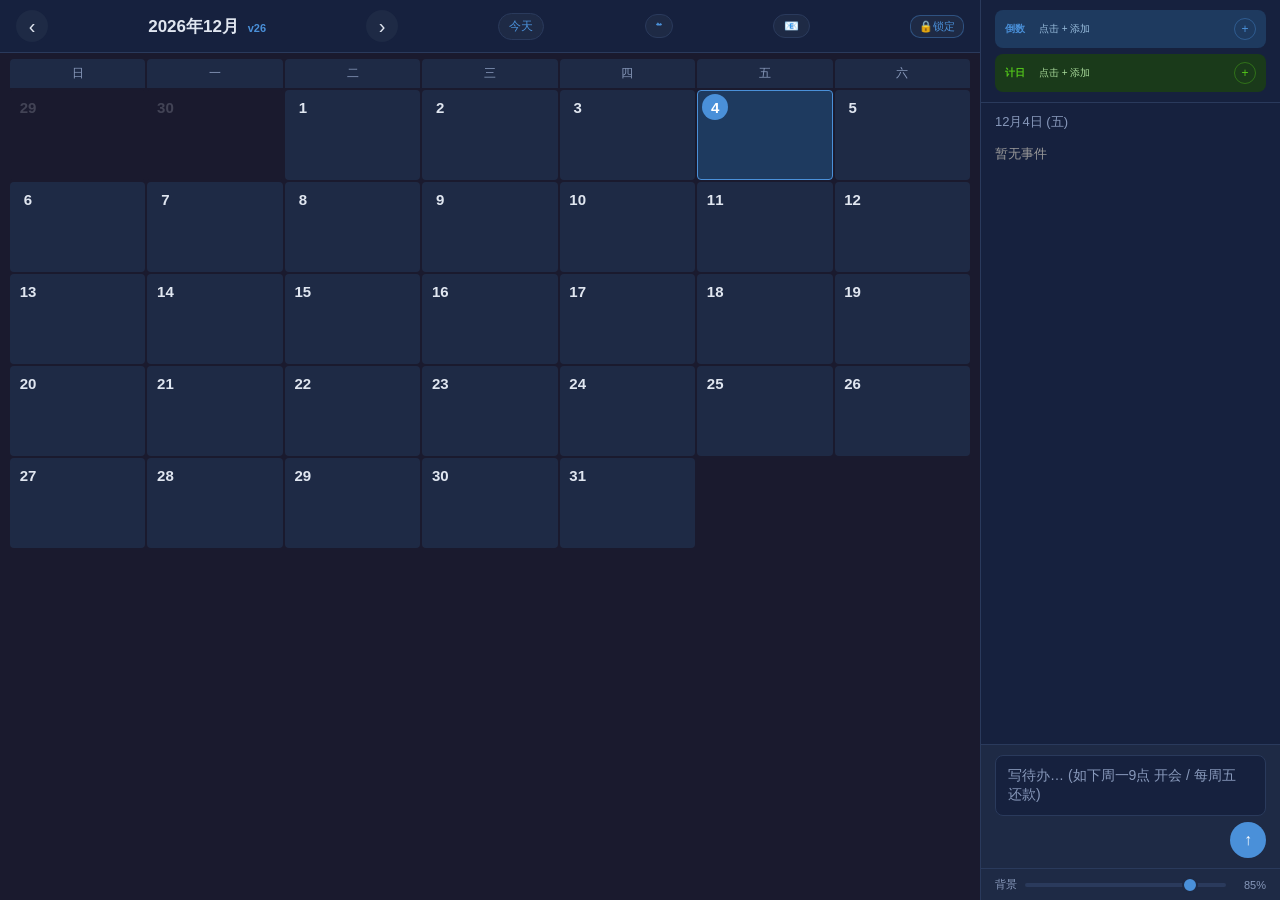
<file: index.html>
<!DOCTYPE html>
<html lang="zh-CN">
<head>
<meta charset="UTF-8">
<meta name="viewport" content="width=device-width,initial-scale=1,viewport-fit=cover,user-scalable=no">
<meta name="theme-color" content="#1a1a2e">
<meta name="apple-mobile-web-app-capable" content="yes">
<meta name="apple-mobile-web-app-status-bar-style" content="default">
<meta name="apple-mobile-web-app-title" content="菜花日历">
<link rel="apple-touch-icon" href="icon-192.png">
<link rel="manifest" href="manifest.json">
<script src="https://alcdn.msauth.net/browser/2.28.3/js/msal-browser.min.js"></script>
<title>菜花日历</title>
<style>
:root{
  --bg-primary:#1a1a2e;--bg-secondary:#16213e;--bg-card:#1e2a45;--bg-hover:#253555;
  --bg-input:#16213e;--border-color:#2a3a5c;--text-primary:#e0e6f0;--text-secondary:#8899bb;
  --accent:#4A90D9;--accent-bg:#1e3a5f;--green:#52C41A;--green-bg:#1a3a1a;
  --yellow:#FAAD14;--yellow-bg:#3a3010;--red:#FF4D4F;--red-bg:#3a1a1a;
  --dialog-bg:#1e2a45;--toast-bg:rgba(0,0,0,.85);
}
*{margin:0;padding:0;box-sizing:border-box}
html,body{height:100%;width:100%;overflow:hidden}
body{font-family:-apple-system,BlinkMacSystemFont,"PingFang SC","Microsoft YaHei",sans-serif;background:var(--bg-primary);color:var(--text-primary);display:flex!important;flex-direction:row!important;height:100vh;width:100vw;overflow:hidden}
/* ===== 左侧：日历区域 ===== */
.left-panel{flex:1 1 0%!important;min-width:0;overflow-y:auto;display:flex;flex-direction:column;background:var(--bg-primary);height:100vh}
/* ===== 右侧：功能面板 ===== */
.right-panel{width:300px;min-width:300px;max-width:320px;flex-shrink:0;background:var(--bg-secondary);border-left:1px solid var(--border-color);display:flex!important;flex-direction:column;overflow-y:auto;height:100vh}
/* 顶部导航栏 */
.csec{background:var(--bg-secondary);border-bottom:1px solid var(--border-color);flex-shrink:0}
.cnav{display:flex;align-items:center;justify-content:space-between;padding:10px 16px}
.cnb{width:32px;height:32px;border:none;background:var(--bg-card);border-radius:50%;font-size:20px;cursor:pointer;color:var(--text-primary)}
.cnb:hover{background:var(--bg-hover)}
.cttl{font-size:17px;font-weight:600}
.cttl span{color:var(--accent);font-size:11px;margin-left:4px}
.ctoday{font-size:12px;padding:4px 10px;border:1px solid var(--border-color);background:var(--bg-card);border-radius:14px;cursor:pointer;color:var(--accent)}
.ctoday:hover{background:var(--bg-hover)}

/* ===== 日历网格 ===== */
.cal-area{flex:1;overflow-y:auto;padding:6px 10px}
.cgrid{display:grid;grid-template-columns:repeat(7,1fr);gap:2px}
.chdr{text-align:center;font-size:12px;color:var(--text-secondary);padding:6px 0;font-weight:500;background:var(--bg-card);border-radius:4px 4px 0 0}
.ccell{min-height:90px;display:flex;flex-direction:column;padding:3px 4px;cursor:pointer;border-radius:4px;transition:background .15s;background:var(--bg-card);border:1px solid transparent}
.ccell:hover{background:var(--bg-hover);border-color:var(--border-color)}
.ccell:active{background:var(--accent-bg)}
.ccell.dim{opacity:.2;pointer-events:none;background:var(--bg-primary)}
.ccell.sel{background:var(--accent-bg);border-color:var(--accent)}
.cdnum{font-size:15px;font-weight:600;width:26px;height:26px;display:flex;align-items:center;justify-content:center;border-radius:50%;flex-shrink:0}
.ccell.today .cdnum{background:var(--accent);color:#fff;font-weight:700}
.ccell.sel .cdnum{background:var(--accent);color:#fff}
.cevts{flex:1;margin-top:2px;overflow:hidden;display:flex;flex-direction:column;gap:1px}
.cevt-text{font-size:11px;line-height:1.35;padding:1px 4px;border-radius:3px;white-space:nowrap;overflow:hidden;text-overflow:ellipsis;cursor:pointer;display:flex;align-items:center;gap:3px}
.cevt-text:active{opacity:.7}
.cevt-text .dot{width:6px;height:6px;border-radius:50%;flex-shrink:0}
.cmore{font-size:10px;color:var(--accent);font-weight:600;text-align:center;padding:1px 0;cursor:pointer}

/* ===== 事件完成状态 ===== */
.eitem .chk{width:16px;height:16px;border:1.5px solid var(--border-color);border-radius:4px;flex-shrink:0;cursor:pointer;display:flex;align-items:center;justify-content:center;font-size:10px;color:transparent;transition:all .15s;margin-top:2px;background:transparent}
.eitem .chk:hover{border-color:var(--accent)}
.eitem .chk.on{background:var(--accent);border-color:var(--accent);color:#fff}
.eitem.done .txt{text-decoration:line-through;opacity:.45}
.eitem.done .bar{opacity:.3}
.eitem.done .tm,.eitem.done .rec{opacity:.4}
/* 日历格子内事件完成状态 */
.cevt-text .chk{width:10px;height:10px;border:1px solid rgba(255,255,255,.25);border-radius:2px;flex-shrink:0;cursor:pointer;display:flex;align-items:center;justify-content:center;font-size:6px;color:transparent;margin-right:1px}
.cevt-text.done{text-decoration:line-through;opacity:.45}
.cevt-text.done .chk.on{background:var(--accent);border-color:var(--accent);color:#fff;opacity:.8}

/* ===== 拖拽样式 ===== */
.ccell.drag-over{background:rgba(74,144,217,.2)!important;border-color:var(--accent)!important;border-style:dashed!important}
.cevt-text[draggable=true]{cursor:grab}
.cevt-text[draggable=true]:active{cursor:grabbing;opacity:.7}

/* ===== 锁定按钮 ===== */
.lock-btn{font-size:11px;padding:3px 8px;border:1px solid var(--border-color);background:var(--bg-card);border-radius:10px;cursor:pointer;color:var(--text-secondary);white-space:nowrap;transition:all .2s}
.lock-btn:hover{background:var(--bg-hover)}
.lock-btn.locked{border-color:rgba(74,144,217,.4);color:var(--accent)}
.lock-btn.unlocking{border-color:var(--green);color:var(--green);animation:pulse-lock 1.5s infinite}
@keyframes pulse-lock{0%,100%{opacity:1}50%{opacity:.6}}

/* ===== 右侧面板组件 ===== */
.rp-section{padding:10px 14px;border-bottom:1px solid var(--border-color);flex-shrink:0}
.countdown-bar{display:flex;align-items:center;padding:6px 0;gap:6px;background:var(--accent-bg);border-radius:8px;padding:8px 10px;margin-bottom:6px}
.countdown-bar .label{font-size:10px;color:var(--accent);font-weight:600;flex-shrink:0;min-width:28px}
.cd-row,.ct-scroll{display:flex;flex-wrap:wrap;gap:4px;flex:1}
.cd-row{display:flex;flex-wrap:wrap;gap:4px;max-height:none;overflow:visible;flex:1}
.counter-bar{display:flex;align-items:center;padding:6px 0;gap:6px;background:var(--green-bg);border-radius:8px;padding:8px 10px}
.counter-bar .label{font-size:10px;color:var(--green);font-weight:600;flex-shrink:0;min-width:28px}
.mtag{display:inline-flex;align-items:center;gap:2px;padding:2px 7px;border-radius:12px;font-size:11px;white-space:nowrap;cursor:default}
.mtag.cd{background:var(--bg-card);color:var(--accent)}
.mtag.ct{background:var(--bg-card);color:var(--green)}
.mtag .n{font-weight:700;font-size:11px}
.mtag .x{display:inline-flex;margin-left:2px;width:14px;height:14px;border-radius:50%;background:rgba(255,255,255,.1);font-size:9px;cursor:pointer;align-items:center;justify-content:center;color:var(--text-secondary)}
.top-add{width:22px;height:22px;border:1px solid rgba(255,255,255,.15);border-radius:50%;background:transparent;font-size:12px;color:var(--text-secondary);cursor:pointer;flex-shrink:0;display:flex;align-items:center;justify-content:center}
.top-add:hover{background:var(--bg-hover)}
.countdown-bar .top-add{border-color:rgba(74,144,217,.4);color:var(--accent)}
.counter-bar .top-add{border-color:rgba(82,196,26,.4);color:var(--green)}

/* 事件列表 */
.elist{padding:10px 14px;flex:1;overflow-y:auto;min-height:0}
.elist h4{font-size:13px;color:var(--text-secondary);margin-bottom:6px;font-weight:500}
.eitem{display:flex;align-items:flex-start;gap:8px;padding:6px 0;border-bottom:1px solid var(--border-color);cursor:pointer}
.eitem:last-child{border-bottom:none}
.eitem .bar{width:3px;height:20px;border-radius:2px;flex-shrink:0;margin-top:2px}
.eitem .txt{flex:1;font-size:13px;line-height:1.4}
.eitem .tm{font-size:11px;color:var(--text-secondary)}
.eitem .rec{font-size:10px;color:var(--accent);background:var(--accent-bg);padding:1px 6px;border-radius:10px}

/* 输入框 */
.ibar{display:flex;flex-direction:column;gap:6px;padding:10px 14px calc(10px + env(safe-area-inset-bottom,0));background:var(--bg-card);border-top:1px solid var(--border-color);flex-shrink:0;position:relative;z-index:5}
.ibar textarea{width:100%;border:1px solid var(--border-color);border-radius:8px;padding:10px 12px;font-size:14px;font-family:inherit;resize:none;outline:none;min-height:40px;line-height:1.4;background:var(--bg-input);color:var(--text-primary);user-select:text;-webkit-user-select:text;pointer-events:auto}
.ibar textarea:focus{border-color:var(--accent);box-shadow:0 0 0 2px rgba(74,144,217,.3)}
.ibar textarea::placeholder{color:var(--text-secondary)}
.sbtn-wrap{display:flex;justify-content:flex-end}
.sbtn{width:36px;height:36px;border:none;border-radius:50%;background:var(--accent);color:#fff;font-size:16px;cursor:pointer;display:flex;align-items:center;justify-content:center}
.sbtn:hover{opacity:.85}

/* 透明度控制 */
.opacity-bar{display:flex;align-items:center;gap:8px;padding:8px 14px;background:var(--bg-card);border-top:1px solid var(--border-color);flex-shrink:0}
.opacity-bar label{font-size:11px;color:var(--text-secondary);white-space:nowrap}
.opacity-bar input[type=range]{flex:1;-webkit-appearance:none;height:4px;border-radius:2px;background:var(--border-color);outline:none}
.opacity-bar input[type=range]::-webkit-slider-thumb{-webkit-appearance:none;width:16px;height:16px;border-radius:50%;background:var(--accent);cursor:pointer;border:2px solid var(--bg-card)}
.opacity-bar .opacity-val{font-size:11px;color:var(--text-secondary);min-width:32px;text-align:right}

/* 弹窗 */
.ovl{display:none;position:fixed;inset:0;background:rgba(0,0,0,.5);z-index:200;align-items:center;justify-content:center;padding:20px}
.ovl.on{display:flex}
.dlg{background:var(--dialog-bg);border:1px solid var(--border-color);border-radius:12px;padding:20px;width:100%;max-width:320px}
.dlg h3{font-size:15px;margin-bottom:14px;color:var(--text-primary)}
.dlg input,.dlg select{width:100%;padding:9px 12px;border:1px solid var(--border-color);border-radius:8px;font-size:14px;font-family:inherit;outline:none;margin-bottom:8px;background:var(--bg-input);color:var(--text-primary)}
.dlg input:focus,.dlg select:focus{border-color:var(--accent);box-shadow:0 0 0 2px rgba(74,144,217,.2)}
.dlg label.switch{display:flex;align-items:center;gap:8px;margin-bottom:8px;font-size:13px;color:var(--text-secondary);cursor:pointer}
.dlg label.switch input[type=checkbox]{width:auto;margin:0;accent-color:var(--accent)}
.dlg .rec-opts{margin-bottom:8px;display:none}
.dlg .rec-opts.on{display:block}
.dlg .rec-opts select{width:100%;cursor:pointer;appearance:auto;-webkit-appearance:auto;background:var(--bg-input) url("data:image/svg+xml,%3Csvg xmlns='http://www.w3.org/2000/svg' width='12' height='8'%3E%3Cpath d='M1 1l5 5 5-5' stroke='%23889' fill='none' stroke-width='1.5'/%3E%3C/svg%3E") no-repeat right 12px center;padding-right:32px!important;height:40px;font-size:14px;border:1px solid var(--border-color);border-radius:8px;margin-bottom:10px;color:var(--text-primary)}
.dlg .rec-opts select:focus{border-color:var(--accent);outline:none;box-shadow:0 0 0 2px rgba(74,144,217,.2)}
.dlg .rec-opts .day-pick{display:flex;gap:4px;margin-top:4px}
.dlg .rec-opts .day-pick span{flex:1;text-align:center;padding:7px 0;border:1px solid var(--border-color);border-radius:6px;font-size:12px;cursor:pointer;transition:all .15s;color:var(--text-primary)}
.dlg .rec-opts .day-pick span:hover{border-color:var(--accent);background:var(--accent-bg)}
.dlg .rec-opts .day-pick span.on{background:var(--accent);color:#fff;border-color:var(--accent)}
.dlg .rec-opts input[type=number]{width:100%;margin-top:6px;height:38px;padding:8px 12px;border:1px solid var(--border-color);border-radius:8px;font-size:14px;text-align:center;cursor:pointer;background:var(--bg-input);color:var(--text-primary)}
.cpick{display:flex;gap:8px;margin-bottom:8px}
.cpick span{width:28px;height:28px;border-radius:50%;cursor:pointer;border:2px solid transparent;flex-shrink:0}
.cpick span.on{border-color:var(--text-primary);box-shadow:0 0 0 2px var(--dialog-bg),0 0 0 4px currentColor}
.dlg-btns{display:flex;gap:8px;justify-content:flex-end;margin-top:4px}
.dlg-btns button{padding:7px 18px;border:none;border-radius:8px;font-size:13px;cursor:pointer;font-family:inherit}
.dlg-btns .ok{background:var(--accent);color:#fff}
.dlg-btns .no{background:var(--bg-card);color:var(--text-secondary)}
.dlg-btns .del{background:var(--red);color:#fff}
.toast{position:fixed;bottom:80px;left:50%;transform:translateX(-50%);background:var(--toast-bg);color:#fff;padding:8px 18px;border-radius:20px;font-size:13px;z-index:300;opacity:0;transition:.3s;pointer-events:none}
.toast.on{opacity:1}

/* ===== 移动端适配 ===== */
@media(max-width:768px){
body{display:flex!important;flex-direction:column!important;height:auto!important;overflow:auto!important;width:100%!important;max-width:520px;margin:0 auto}
.left-panel{width:100%!important;min-width:auto;height:auto;overflow:visible}
.right-panel{width:100%!important;min-width:100%;max-width:100%;border-left:none;border-top:1px solid var(--border-color);overflow:visible;height:auto}
.cal-area{overflow:visible}
.ccell{min-height:70px}
.ibar{position:sticky;bottom:0;background:rgba(22,33,62,.95);backdrop-filter:blur(12px);z-index:10}
.elist{max-height:140px}
}
</style>
</head>
<body>

<!-- 左侧：日历区域 -->
<div class="left-panel">
<div class="csec">
  <div class="cnav">
    <button class="cnb" id="pm">‹</button>
    <div class="cttl" id="ct">2026年6月 <span>v26</span></div>
    <button class="cnb" id="nm">›</button>
    <button class="ctoday" id="td">今天</button>
    <button class="ctoday" id="syncbtn" title="云端同步">☁</button>
    <button class="ctoday" id="outlookbtn" title="Outlook同步">📧</button>
    <button class="lock-btn locked" id="lockbtn" title="默认锁定，点击后可调整位置和大小">🔒锁定</button>
  </div>
</div>
<div class="cal-area">
  <div class="cgrid" id="cg"></div>
</div>
</div>

<!-- 右侧：功能面板 -->
<div class="right-panel">
  <!-- 倒数日 + 计日 -->
  <div class="rp-section">
    <div class="countdown-bar">
      <span class="label">倒数</span>
      <div class="cd-row" id="cdrow"></div>
      <button class="top-add" id="cdadd">+</button>
    </div>
    <div class="counter-bar">
      <span class="label">计日</span>
      <div class="ct-scroll" id="ctrow"></div>
      <button class="top-add" id="ctadd">+</button>
    </div>
  </div>

  <!-- 选中日期的事件列表 -->
  <div class="elist" id="el">
    <h4 id="elt">点击日期查看事件</h4>
    <div id="elc"></div>
  </div>

  <!-- 输入框 -->
  <div class="ibar">
    <textarea id="ci" placeholder="写待办… (如下周一9点 开会 / 每周五 还款)" rows="2"></textarea>
    <div class="sbtn-wrap"><button class="sbtn" id="sb">↑</button></div>
  </div>
  <!-- 透明度控制 (日历清单式: 0%=完全透明/桌面壁纸, 100%=不透明) -->
  <div class="opacity-bar">
    <label>背景</label>
    <input type="range" id="opacity-slider" min="0" max="100" value="85">
    <span class="opacity-val" id="opacity-val">85%</span>
  </div>
</div>

<!-- 弹窗：倒数日/计日编辑 -->
<div class="ovl" id="mo">
  <div class="dlg">
    <h3 id="mhdr">添加倒数日</h3>
    <input type="text" id="mt" placeholder="如：汕头出发">
    <input type="date" id="md">
    <div class="dlg-btns">
      <button class="no" id="mc">取消</button>
      <button class="ok" id="mk">保存</button>
    </div>
  </div>
</div>

<!-- 弹窗：事件编辑 -->
<div class="ovl" id="eo">
  <div class="dlg">
    <h3>编辑事件</h3>
    <input type="text" id="et" placeholder="事件名称">
    <input type="date" id="ed">
    <input type="time" id="etm">
    <div class="cpick">
      <span style="background:#4A90D9" data-c="blue"></span>
      <span style="background:#52C41A" data-c="green"></span>
      <span style="background:#FAAD14" data-c="yellow"></span>
      <span style="background:#FF4D4F" data-c="red"></span>
    </div>
    <label class="switch"><input type="checkbox" id="rec-toggle"> 循环</label>
    <div class="rec-opts" id="rec-opts">
      <select id="rec-type">
        <option value="daily">每天</option>
        <option value="weekdays">工作日</option>
        <option value="weekly">每周</option>
        <option value="monthly">每月</option>
      </select>
      <div class="day-pick" id="rec-days" style="display:none">
        <span data-d="1">一</span><span data-d="2">二</span><span data-d="3">三</span><span data-d="4">四</span><span data-d="5">五</span><span data-d="6">六</span><span data-d="0">日</span>
      </div>
      <input type="number" id="rec-mday" placeholder="几号" min="1" max="31" style="display:none">
      <label class="switch" style="margin-top:8px"><input type="checkbox" id="rec-countdown" checked> 显示在倒数日</label>
    </div>
    <div class="dlg-btns">
      <button class="del" id="edel">删除</button>
      <div style="flex:1"></div>
      <button class="no" id="ecancel">取消</button>
      <button class="ok" id="esave">保存</button>
    </div>
  </div>
</div>

<!-- 弹窗：云端同步 -->
<div class="ovl" id="so">
  <div class="dlg">
    <h3>☁ 云端同步</h3>
    <p style="font-size:12px;color:#999;margin-bottom:12px">通过 GitHub Gist 在多设备间同步数据</p>
    <label style="font-size:12px;color:#666">GitHub Token</label>
    <input type="password" id="sgtoken" placeholder="ghp_xxxxxxxxxxxx">
    <label style="font-size:12px;color:#666">Gist ID（首次上传后自动生成）</label>
    <input type="text" id="sgid" placeholder="上传后自动填充">
    <div style="font-size:11px;color:#999;margin:8px 0">
      如何获取？<a href="https://github.com/settings/tokens" target="_blank" style="color:#4A90D9">创建 Token</a>，勾选 <b>gist</b> 权限即可
    </div>
    <div class="dlg-btns">
      <button class="no" id="scancel">取消</button>
      <button class="ok" id="supload">上传到云端</button>
      <button class="ok" id="sdownload">从云端下载</button>
    </div>
  </div>
</div>

<!-- 弹窗：Outlook同步 -->
<div class="ovl" id="oo">
  <div class="dlg">
    <h3>📧 Outlook 同步</h3>
    <p id="oostatus" style="font-size:12px;color:#999;margin-bottom:12px">未登录</p>
    <div id="ooconfig" style="margin-bottom:12px">
      <label style="font-size:12px;color:#666">Azure 应用 ID（Client ID）</label>
      <input type="text" id="ocid" placeholder="粘贴你的 Client ID">
      <div style="font-size:10px;color:#999;margin-top:4px">
        如何获取？见下方<a href="#" id="ohelp" style="color:#4A90D9">设置教程</a>
      </div>
    </div>
    <div class="dlg-btns">
      <button class="no" id="ocancel">关闭</button>
      <button class="ok" id="ologin">登录 Outlook</button>
      <button class="ok" id="ologout" style="display:none">退出登录</button>
      <button class="ok" id="opull" style="display:none">从 Outlook 拉取</button>
      <button class="ok" id="opush" style="display:none">推送到 Outlook</button>
    </div>
    <div id="ohelpbox" style="display:none;margin-top:12px;background:#f8f8f8;padding:10px;border-radius:8px;font-size:11px;line-height:1.6;max-height:200px;overflow-y:auto">
      <b>Azure 应用注册步骤：</b><br>
      1. 打开 <a href="https://portal.azure.com/#view/Microsoft_AAD_RegisteredApps/ApplicationsListBlade" target="_blank">Azure 应用注册</a><br>
      2. 点「新注册」→ 名称填「菜花日历」<br>
      3. 账户类型选「任何组织目录中的帐户和个人 Microsoft 帐户」<br>
      4. 重定向 URI 选「单页应用(SPA)」→ 填当前网址<br>
      5. 点「注册」→ 复制「应用程序(客户端) ID」<br>
      6. 粘贴到上方输入框即可
    </div>
  </div>
</div>

<div class="toast" id="to"></div>

<script>
// ====== 颜色 ======
var COLORS={blue:'#4A90D9',green:'#52C41A',yellow:'#FAAD14',red:'#FF4D4F','default':'#8C8C8C'};

// ====== Parser ======
(function(){var D=['日','一','二','三','四','五','六'],N={'一':1,'二':2,'三':3,'四':4,'五':5,'六':6,'日':0,'天':0,'七':7};
function now(){var d=new Date();d.setHours(0,0,0,0);return d}
function clone(d){return new Date(d.getTime())}
function getThisWeekday(c){var t=N[c],d=clone(now()),cd=d.getDay(),diff=t-cd;if(diff<0)diff+=7;d.setDate(d.getDate()+diff);return d}
function getNextWeekday(c,w){var t=N[c],d=clone(now()),cd=d.getDay(),diff=t-cd;if(diff<=0)diff+=7;diff+=(w-1)*7;d.setDate(d.getDate()+diff);return d}

window.Parser={
 parseLine:function(line){
  line=line.trim();if(!line)return null;
  line=line.replace(/^\d+[、，,.。\s]+/,'').trim();if(!line)return null;
  var r={title:line,date:null,time:null,recurring:null,color:'default',needsClarify:false};
  // recurring patterns first
  var pats=[{re:/每天/,fn:function(){return{t:'daily'}}},{re:/(每个)?工作日/,fn:function(){return{t:'weekdays'}}},{re:/每周([一二三四五六日])/,fn:function(m){return{t:'weekly',d:N[m[1]]}}},{re:/每月(\d{1,2})[日号]/,fn:function(m){return{t:'monthly',d:parseInt(m[1])}}},{re:/每个月(\d{1,2})[日号]/,fn:function(m){return{t:'monthly',d:parseInt(m[1])}}},{re:/每个月的(\d{1,2})[日号]/,fn:function(m){return{t:'monthly',d:parseInt(m[1])}}},{re:/每月的(\d{1,2})[日号]/,fn:function(m){return{t:'monthly',d:parseInt(m[1])}}}];
  for(var i=0;i<pats.length;i++){var m=line.match(pats[i].re);if(m){r.recurring=pats[i].fn(m);r.recurring.matched=m[0];r.title=r.title.replace(m[0],'').trim();break}}
  // time
  var tps=[{re:/上午(\d{1,2})点(半|(\d{1,2})分?)?/,fn:function(m){return pad(parseInt(m[1]),m[2]==='半'?30:(m[3]?parseInt(m[3]):0))}},{re:/下午(\d{1,2})点(半|(\d{1,2})分?)?/,fn:function(m){return pad(parseInt(m[1])+12,m[2]==='半'?30:(m[3]?parseInt(m[3]):0))}},{re:/晚上(\d{1,2})点(半|(\d{1,2})分?)?/,fn:function(m){return pad(parseInt(m[1])+12,m[2]==='半'?30:(m[3]?parseInt(m[3]):0))}},{re:/(\d{1,2}):(\d{2})/,fn:function(m){return m[1].padStart(2,'0')+':'+m[2]}},{re:/全天/,fn:function(){return'all_day'}}];
  for(var i=0;i<tps.length;i++){var m=r.title.match(tps[i].re);if(m){r.time=tps[i].fn(m);r.title=r.title.replace(m[0],'').trim();break}}
  // date (absolute/relative)
  var dps=[{re:/^周([一二三四五六])周([一二三四五六日天])/,fn:function(m){return getThisWeekday(m[1])}},{re:/^周([一二三四五六])[日天](?!\S)/,fn:function(m){return getThisWeekday(m[1])}},{re:/^今天/,fn:function(){return clone(now())}},{re:/^明天/,fn:function(){var d=clone(now());d.setDate(d.getDate()+1);return d}},{re:/^后天/,fn:function(){var d=clone(now());d.setDate(d.getDate()+2);return d}},{re:/^大后天/,fn:function(){var d=clone(now());d.setDate(d.getDate()+3);return d}},{re:/^下周([一二三四五六日天])/,fn:function(m){return getNextWeekday(m[1],1)}},{re:/^下下周([一二三四五六日天])/,fn:function(m){return getNextWeekday(m[1],2)}},{re:/^这周([一二三四五六日天])/,fn:function(m){return getThisWeekday(m[1])}},{re:/^周([一二三四五六日天])/,fn:function(m){return getThisWeekday(m[1])}},{re:/^下周(?!\S)/,fn:function(){return getNextWeekday('一',1)}},{re:/^周末/,fn:function(){return getThisWeekday('六')}}];
  var found=false;
  for(var i=0;i<dps.length;i++){var m=r.title.match(dps[i].re);if(m){r.date=dps[i].fn(m);r.title=r.title.replace(m[0],'').trim();found=true;break}}
  if(!found){var am=r.title.match(/^(\d{1,2})月(\d{1,2})[日号]/);if(am){var mo=parseInt(am[1]),dy=parseInt(am[2]);if(mo>=1&&mo<=12&&dy>=1&&dy<=31){var d=new Date(now().getFullYear(),mo-1,dy);if(d<now())d.setFullYear(d.getFullYear()+1);r.date=d;r.title=r.title.replace(am[0],'').trim();found=true}}}
  if(!found){var dm=r.title.match(/^(\d{1,2})[日号](?![-.\d])/);if(dm){var dy=parseInt(dm[1]);if(dy>=1&&dy<=31){var d=new Date(now().getFullYear(),now().getMonth(),dy);if(d<now())d.setMonth(d.getMonth()+1);r.date=d;r.title=r.title.replace(dm[0],'').trim();found=true}}}
  // If has recurring but no date found
  if(r.recurring&&!r.date&&r.recurring.t==='weekly'){r.date=getNextWeekday(D[r.recurring.d],0)}
  if(!found&&!r.recurring){r.needsClarify=true}
  r.title=r.title.replace(/^[,，、。.\s]+/,'').replace(/[,，、。.\s]+$/,'').replace(/^[【\[].*?[】\]]/,'').trim();
  if(!r.title)r.title='(无标题)';
  var lo=r.title;
  if(/红/.test(lo)){r.color='red';r.title=r.title.replace(/红/g,'').trim()}
  else if(/黄/.test(lo)){r.color='yellow';r.title=r.title.replace(/黄/g,'').trim()}
  else if(/绿/.test(lo)){r.color='green';r.title=r.title.replace(/绿/g,'').trim()}
  else if(/蓝/.test(lo)){r.color='blue';r.title=r.title.replace(/蓝/g,'').trim()}
  if(!r.title||r.title.length<2)r.title='(无标题)';
  return r},
 parse:function(text){var self=this;var rv=text.split(/[\n\r]+/).filter(function(l){return l.trim()}).reduce(function(acc,l){var parts=l.trim().split(/[\s,，、]+(?=\d+[、，,.。\s]?\S)/);return acc.concat(parts)},[]).map(function(l){return self.parseLine(l)}).filter(Boolean);var flat=[];rv.forEach(function(r){if(r.date&&/[，、,]/.test(r.title)){r.title.split(/[，、,]/).filter(function(s){return s.trim().length>=2}).forEach(function(s){flat.push({title:s.trim(),date:r.date,time:r.time,recurring:r.recurring,color:r.color,showInCountdown:r.showInCountdown})})}else{flat.push(r)}});return flat},
 formatDate:function(date){if(!date)return'';return date.getFullYear()+'/'+(date.getMonth()+1)+'/'+date.getDate()+' 周'+D[date.getDay()]},
 recLabel:function(r){if(!r)return'';var m={daily:'每天',weekdays:'工作日'};if(m[r.t])return m[r.t];if(r.t==='weekly')return'每周'+D[r.d];if(r.t==='monthly')return'每月'+r.d+'号';return''}
};
function pad(h,m){if(h===12)h=12;if(h>24)h-=24;return String(h).padStart(2,'0')+':'+String(m).padStart(2,'0')}
})();

// ====== Storage ======
window.Storage=(function(){
function fmt(d){return d.getFullYear()+'-'+String(d.getMonth()+1).padStart(2,'0')+'-'+String(d.getDate()).padStart(2,'0')}
function get(k,d){try{return JSON.parse(localStorage.getItem(k)||d)}catch(e){return JSON.parse(d)}}
function set(k,v){localStorage.setItem(k,JSON.stringify(v))}
function matchRec(ev,date){if(ev.date){var d=new Date(ev.date+'T00:00:00');if(isNaN(d.getTime()))return false;if(date<d)return false}var r=ev.recurring;switch(r.t){case'daily':return true;case'weekdays':return date.getDay()>=1&&date.getDay()<=5;case'weekly':return date.getDay()===r.d;case'monthly':return date.getDate()===r.d}return false}
function getEvs(){return get('cal_evts','[]')}
function saveEvs(v){set('cal_evts',v)}
return{
 matchRec:matchRec,
 getEvents:getEvs,
 getEventById:function(id){return getEvs().find(function(e){return e.id===id})||null},
 getEventsByDate:function(ds){var evs=getEvs(),res=[];var d=new Date(ds+'T00:00:00');for(var i=0;i<evs.length;i++){var ev=evs[i];if(ev.recurring){if(matchRec(ev,d))res.push(ev)}else if(ev.date===ds){res.push(ev)}}return res},
 addEvents:function(list){var evs=getEvs();list.forEach(function(e){e.id=Date.now().toString(36)+Math.random().toString(36).slice(2,6);e.createdAt=new Date().toISOString();evs.push(e)});saveEvs(evs);return list},
 updateEvent:function(id,upd){var evs=getEvs(),idx=evs.findIndex(function(e){return e.id===id});if(idx>=0){Object.keys(upd).forEach(function(k){evs[idx][k]=upd[k]});evs[idx].updatedAt=new Date().toISOString();saveEvs(evs);return evs[idx]}return null},
 deleteEvent:function(id){saveEvs(getEvs().filter(function(e){return e.id!==id}))},
 getMonthEventDates:function(yy,mm){var evs=getEvs(),map={},f=new Date(yy,mm,1),l=new Date(yy,mm+1,0);
  for(var i=0;i<evs.length;i++){var ev=evs[i];
   if(ev.recurring){for(var d=new Date(f.getTime());d<=l;d.setDate(d.getDate()+1)){if(matchRec(ev,new Date(d.getTime()))){var k=fmt(d);if(!map[k])map[k]=[];map[k].push({id:ev.id,title:ev.title,color:ev.color,time:ev.time,recurring:ev.recurring,done:ev.done||false})}}}
   else if(ev.date){var p=ev.date.split('-'),y=parseInt(p[0]),m2=parseInt(p[1]);if(y===yy&&m2-1===mm){if(!map[ev.date])map[ev.date]=[];map[ev.date].push({id:ev.id,title:ev.title,color:ev.color,time:ev.time,recurring:ev.recurring,done:ev.done||false})}}}
  return map},
 formatDateStr:fmt,
 getMilestones:function(){return get('cal_ms','[]')},
 addMilestone:function(ms){var list=get('cal_ms','[]');ms.id='ms'+Date.now().toString(36);list.push(ms);set('cal_ms',list)},
 deleteMilestone:function(id){set('cal_ms',get('cal_ms','[]').filter(function(m){return m.id!==id}))},
 exportAll:function(){return{events:getEvs(),milestones:get('cal_ms','[]')}},
 importAll:function(d){if(d.events)saveEvs(d.events);if(d.milestones)set('cal_ms',d.milestones)}
}})();

// ====== App ======
(function(){
var yy,mm,selDate=null;
function E(s){return document.querySelector(s)}
function H(s){var d=document.createElement('div');d.textContent=s;return d.innerHTML}
var curMsType='countdown';

// ====== Outlook Sync ======
var msalApp=null,outlookLoggedIn=false,msalAccount=null;
var OUTLOOK_SCOPES=['Calendars.ReadWrite'];

function initMSAL(){
 var cid=E('#ocid').value.trim();
 if(!cid){toast('请填写 Client ID');return}
 localStorage.setItem('cal_msal_cid',cid);
 msalApp=new msal.PublicClientApplication({
  auth:{clientId:cid,authority:'https://login.microsoftonline.com/common',redirectUri:window.location.origin},
  cache:{cacheLocation:'localStorage',storeAuthStateInCookie:false}
 });
 return msalApp;
}

function showOutlook(){
 E('#oo').classList.add('on');
 E('#ohelpbox').style.display='none';
 var cid=localStorage.getItem('cal_msal_cid')||'';
 E('#ocid').value=cid;
 updateOutlookUI();
}

function hideOutlook(){E('#oo').classList.remove('on')}

function updateOutlookUI(){
 var logged=outlookLoggedIn;
 E('#ooconfig').style.display=logged?'none':'block';
 E('#ologin').style.display=logged?'none':'inline-block';
 E('#ologout').style.display=logged?'inline-block':'none';
 E('#opull').style.display=logged?'inline-block':'none';
 E('#opush').style.display=logged?'inline-block':'none';
 if(logged){
  var name=msalAccount?(msalAccount.name||msalAccount.username):'Outlook';
  E('#oostatus').textContent='已登录: '+name;
  E('#oostatus').style.color='#52C41A';
 }else{
  E('#oostatus').textContent='未登录';
  E('#oostatus').style.color='#999';
 }
}

function outlookLogin(){
 if(!msalApp){msalApp=initMSAL();if(!msalApp)return}
 msalApp.loginPopup({scopes:OUTLOOK_SCOPES})
 .then(function(resp){
  msalAccount=resp.account;outlookLoggedIn=true;
  msalApp.setActiveAccount(msalAccount);
  updateOutlookUI();toast('已登录 Outlook');
 }).catch(function(e){
  if(e.errorCode!=='user_cancelled')toast('登录失败: '+(e.errorMessage||e.message));
 });
}

function outlookLogout(){
 if(!msalApp)return;
 msalApp.logoutPopup().then(function(){
  outlookLoggedIn=false;msalAccount=null;updateOutlookUI();toast('已退出');
 }).catch(function(){});
}

function graphCall(endpoint,method,body){
 if(!msalApp||!msalAccount)return Promise.reject(new Error('未登录'));
 var req={scopes:OUTLOOK_SCOPES,account:msalAccount};
 return msalApp.acquireTokenSilent(req).then(function(resp){
  var opts={method:method||'GET',headers:{Authorization:'Bearer '+resp.accessToken}};
  if(body){opts.headers['Content-Type']='application/json';opts.body=JSON.stringify(body)}
  return fetch('https://graph.microsoft.com/v1.0'+endpoint,opts).then(function(r){
   if(!r.ok)throw new Error('HTTP '+r.status);
   return r.json();
  });
 });
}

function outlookPull(){
 if(!outlookLoggedIn){toast('请先登录');return}
 toast('正在从 Outlook 拉取...');
 var now=new Date().toISOString();
 graphCall('/me/calendar/events?$top=200&$orderby=start/dateTime&$filter=start/dateTime ge \''+now+'\'')
 .then(function(data){
  var evts=[];
  (data.value||[]).forEach(function(oe){
   var start=oe.start||{},title=oe.subject||'';
   var d=null;
   if(start.dateTime){
    var dt=new Date(start.dateTime);
    d=dt.getFullYear()+'-'+String(dt.getMonth()+1).padStart(2,'0')+'-'+String(dt.getDate()).padStart(2,'0');
   }
   if(!d)return;
   var tm=null;
   if(start.dateTime&&!oe.isAllDay){
    var dt2=new Date(start.dateTime);
    tm=String(dt2.getHours()).padStart(2,'0')+':'+String(dt2.getMinutes()).padStart(2,'0');
   }
   var rec=null;
   if(oe.recurrence){
    var p=oe.recurrence.pattern||{};
    if(p.type==='daily')rec={t:'daily'};
    else if(p.type==='weekly'&&p.daysOfWeek&&p.daysOfWeek.length===1){
     var wmap={'monday':1,'tuesday':2,'wednesday':3,'thursday':4,'friday':5,'saturday':6,'sunday':0};
     var wd=wmap[p.daysOfWeek[0]];if(wd!==undefined)rec={t:'weekly',d:wd};
    }else if(p.type==='absoluteMonthly'&&p.dayOfMonth)rec={t:'monthly',d:p.dayOfMonth};
   }
   evts.push({id:'ol_'+oe.id,title:title,date:d,time:tm,recurring:rec,color:'default',showInCountdown:true});
  });
  if(!evts.length){toast('Outlook 中没有事件');return}
  var existing=Storage.getEvents();
  var merged=existing.filter(function(e){return !e.id||!e.id.startsWith('ol_')});
  merged=merged.concat(evts);
  localStorage.setItem('cal_evts',JSON.stringify(merged));
  renderAll();toast('从 Outlook 拉取了 '+evts.length+' 个事件');
 }).catch(function(e){toast('拉取失败: '+e.message)});
}

function outlookPush(){
 if(!outlookLoggedIn){toast('请先登录');return}
 toast('正在推送到 Outlook...');
 var evts=Storage.getEvents().filter(function(e){return !e.id||!e.id.startsWith('ol_')});
 var todo=evts.length,ok=0,err=0;
 if(!todo){toast('没有可推送的事件');return}
 evts.forEach(function(ev){
  var body={subject:ev.title};
  var ds=ev.date+'T'+(ev.time||'00:00')+':00';
  var de=ev.date+'T'+(ev.time||'23:59')+':59';
  body.start={dateTime:ds,timeZone:'Asia/Shanghai'};
  body.end={dateTime:de,timeZone:'Asia/Shanghai'};
  if(!ev.time)body.isAllDay=true;
  if(ev.recurring){
   var r={range:{type:'noEnd',startDate:ev.date},pattern:{}};
   if(ev.recurring.t==='daily')r.pattern={type:'daily',interval:1};
   else if(ev.recurring.t==='weekly'){
    var dmap={0:'sunday',1:'monday',2:'tuesday',3:'wednesday',4:'thursday',5:'friday',6:'saturday'};
    r.pattern={type:'weekly',interval:1,daysOfWeek:[dmap[ev.recurring.d]]};
   }else if(ev.recurring.t==='monthly')r.pattern={type:'absoluteMonthly',interval:1,dayOfMonth:ev.recurring.d};
   body.recurrence=r;
  }
  graphCall('/me/calendar/events','POST',body)
  .then(function(){ok++;if(ok+err>=todo)finalizePush()})
  .catch(function(){err++;if(ok+err>=todo)finalizePush()});
 });
 function finalizePush(){toast('推送完成: '+ok+' 成功, '+err+' 失败')}
}

function outlookCheckSilent(){
 var cid=localStorage.getItem('cal_msal_cid');
 if(!cid)return;
 msalApp=new msal.PublicClientApplication({
  auth:{clientId:cid,authority:'https://login.microsoftonline.com/common',redirectUri:window.location.origin},
  cache:{cacheLocation:'localStorage',storeAuthStateInCookie:false}
 });
 var accts=msalApp.getAllAccounts();
 if(accts&&accts.length>0){
  msalAccount=accts[0];outlookLoggedIn=true;msalApp.setActiveAccount(msalAccount);
 }
}

// ====== GitHub Gist Sync ======
function showSync(){E('#so').classList.add('on')}
function hideSync(){E('#so').classList.remove('on')}
function uploadToGist(){
 var token=E('#sgtoken').value.trim(),gid=E('#sgid').value.trim();
 if(!token){toast('请填写 GitHub Token');return}
 localStorage.setItem('cal_gist_token',token);
 var data={events:localStorage.getItem('cal_evts')||'[]',milestones:localStorage.getItem('cal_ms')||'[]'};
 var body={description:'菜花日历数据',public:false,files:{'calendar-data.json':{content:JSON.stringify(data)}}};
 var method='POST',url='https://api.github.com/gists';
 if(gid){method='PATCH';url='https://api.github.com/gists/'+gid}
 fetch(url,{method:method,headers:{Authorization:'token '+token,'Content-Type':'application/json'},body:JSON.stringify(body)})
 .then(function(r){if(!r.ok)throw new Error('HTTP '+r.status);return r.json()})
 .then(function(r){
  if(!gid){E('#sgid').value=r.id;localStorage.setItem('cal_gist_id',r.id)}
  toast('已上传到云端');
 }).catch(function(e){toast('上传失败: '+e.message)});
}
function downloadFromGist(){
 var token=E('#sgtoken').value.trim(),gid=E('#sgid').value.trim();
 if(!token||!gid){toast('请填写 Token 和 Gist ID');return}
 localStorage.setItem('cal_gist_token',token);localStorage.setItem('cal_gist_id',gid);
 fetch('https://api.github.com/gists/'+gid,{headers:{Authorization:'token '+token}})
 .then(function(r){if(!r.ok)throw new Error('HTTP '+r.status);return r.json()})
 .then(function(r){
  var f=r.files['calendar-data.json'];
  if(!f||!f.content){toast('Gist 中没有数据');return}
  var data=JSON.parse(f.content);
  if(data.events){localStorage.setItem('cal_evts',data.events)}
  if(data.milestones){localStorage.setItem('cal_ms',data.milestones)}
  toast('已从云端下载');renderAll();
 }).catch(function(e){toast('下载失败: '+e.message)});
}

function init(){
 var n=new Date();yy=n.getFullYear();mm=n.getMonth();selDate=Storage.formatDateStr(n);
 outlookCheckSilent();updateOutlookUI();
 bindEvents();renderAll();
}

function bindEvents(){
 E('#pm').addEventListener('click',function(){chMonth(-1)});
 E('#nm').addEventListener('click',function(){chMonth(1)});
 E('#td').addEventListener('click',goToday);
 E('#sb').addEventListener('click',handleSend);
 E('#ci').addEventListener('keydown',function(e){if(e.key==='Enter'&&!e.shiftKey){e.preventDefault();handleSend()}});
 E('#ci').addEventListener('input',autoResize);
 // 透明度控制 (日历清单式穿透透明)
 var opSlider=E('#opacity-slider'),opVal=E('#opacity-val');
 var savedOp=localStorage.getItem('cal_bg_alpha');
 if(savedOp){opSlider.value=savedOp;opVal.textContent=savedOp+'%'}
 // 如果在 Electron 环境，同步到 Electron API
 if(window.electronAPI){
  var initAlpha=(savedOp||85)/100;
  window.electronAPI.setBgAlpha(initAlpha).catch(function(){});
 }
 opSlider.addEventListener('input',function(){
  var v=this.value;
  opVal.textContent=v+'%';
  localStorage.setItem('cal_bg_alpha',v);
  // Electron环境：调用主进程API实现真正的窗口穿透透明
  if(window.electronAPI){window.electronAPI.setBgAlpha(v/100).catch(function(){});return}
  // 浏览器预览：用CSS模拟透明效果
  var a=v/100;
  document.body.style.background='transparent';
  document.querySelector('.left-panel').style.background='rgba(26,26,46,'+a+')';
  document.querySelector('.right-panel').style.background='rgba(22,33,62,'+a+')';
  document.querySelectorAll('.ccell').forEach(function(c){c.style.background='rgba(30,42,69,'+Math.min(1,a+0.15)+')'});
  document.querySelectorAll('.csec').forEach(function(c){c.style.background='rgba(22,33,62,'+a+')'});
  document.querySelectorAll('.ibar').forEach(function(c){c.style.background='rgba(30,42,69,'+a+')'});
 });
 E('#cdadd').addEventListener('click',function(){showMilestone('countdown')});
 E('#ctadd').addEventListener('click',function(){showMilestone('counter')});
 E('#mc').addEventListener('click',hideMilestone);
 E('#mk').addEventListener('click',saveMilestone);
 E('#mo').addEventListener('click',function(e){if(e.target===E('#mo'))hideMilestone()});
 E('#ecancel').addEventListener('click',hideEditEvent);
 E('#esave').addEventListener('click',saveEditEvent);
 E('#edel').addEventListener('click',deleteEditEvent);
 E('#eo').addEventListener('click',function(e){if(e.target===E('#eo'))hideEditEvent()});
 E('#rec-toggle').addEventListener('change',function(){E('#rec-opts').classList.toggle('on',this.checked);updateRecFields()});
 E('#rec-type').addEventListener('change',updateRecFields);
 E('#eo').querySelector('.cpick').addEventListener('click',function(e){var s=e.target.closest('span');if(!s)return;E('#eo').querySelectorAll('.cpick span').forEach(function(x){x.classList.remove('on')});s.classList.add('on')});
 // Sync
 E('#syncbtn').addEventListener('click',showSync);
 E('#scancel').addEventListener('click',hideSync);
 E('#so').addEventListener('click',function(e){if(e.target===E('#so'))hideSync()});
 E('#supload').addEventListener('click',uploadToGist);
 E('#sdownload').addEventListener('click',downloadFromGist);
 E('#sgtoken').value=localStorage.getItem('cal_gist_token')||'';
 E('#sgid').value=localStorage.getItem('cal_gist_id')||'';
 // Outlook
 E('#outlookbtn').addEventListener('click',showOutlook);
 E('#ocancel').addEventListener('click',hideOutlook);
 E('#oo').addEventListener('click',function(e){if(e.target===E('#oo'))hideOutlook()});
 E('#ologin').addEventListener('click',outlookLogin);
 E('#ologout').addEventListener('click',outlookLogout);
 E('#opull').addEventListener('click',outlookPull);
 E('#opush').addEventListener('click',outlookPush);
 E('#ohelp').addEventListener('click',function(e){e.preventDefault();E('#ohelpbox').style.display=E('#ohelpbox').style.display==='none'?'block':'none'});
 // Calendar click - select date or edit event
 E('#cg').addEventListener('click',function(e){
  var cell=e.target.closest('.ccell');
  if(cell&&cell.dataset.date){selectDate(cell.dataset.date)}
  var evtEl=e.target.closest('.cevt-text');
  if(evtEl&&evtEl.dataset.id){showEditEvent(evtEl.dataset.id)}
 });
 E('#cdrow').addEventListener('click',function(e){var b=e.target.closest('.x');if(b){Storage.deleteMilestone(b.dataset.id);renderMilestones()}});
 E('#ctrow').addEventListener('click',function(e){var b=e.target.closest('.x');if(b){Storage.deleteMilestone(b.dataset.id);renderMilestones()}});
 E('#rec-days').addEventListener('click',function(e){var s=e.target.closest('span');if(!s)return;E('#rec-days').querySelectorAll('span').forEach(function(x){x.classList.remove('on')});s.classList.add('on')});
 // ===== 日历格子事件拖拽到其他日期 =====
 var dragEvtId=null;
 E('#cg').addEventListener('dragstart',function(e){
  var el=e.target.closest('.cevt-text');if(!el)return;
  dragEvtId=el.dataset.id;e.dataTransfer.effectAllowed='move';e.dataTransfer.setData('text/plain',dragEvtId);
  setTimeout(function(){el.style.opacity='.4'},0);
 });
 E('#cg').addEventListener('dragend',function(e){
  var el=e.target.closest('.cevt-text');if(el)el.style.opacity='1';
  E('#cg').querySelectorAll('.ccell.drag-over').forEach(function(c){c.classList.remove('drag-over')});dragEvtId=null;
 });
 E('#cg').addEventListener('dragover',function(e){
  e.preventDefault();e.dataTransfer.dropEffect='move';
  var cell=e.target.closest('.ccell');if(cell&&cell.dataset.date&&!cell.classList.contains('dim')){
   E('#cg').querySelectorAll('.ccell.drag-over').forEach(function(c){c.classList.remove('drag-over')});cell.classList.add('drag-over')}
 });
 E('#cg').addEventListener('dragleave',function(e){var cell=e.target.closest('.ccell');if(cell)cell.classList.remove('drag-over')});
 E('#cg').addEventListener('drop',function(e){
  e.preventDefault();var cell=e.target.closest('.ccell');
  if(!cell||!cell.dataset.date||cell.classList.contains('dim'))return;
  var evtId=e.dataTransfer.getData('text/plain');if(!evtId)return;
  var newDate=cell.dataset.date,ev=Storage.getEventById(evtId);
  if(!ev||!ev.recurring){Storage.updateEvent(evtId,{date:newDate});toast('已移到 '+newDate);renderCalendar();renderEventList();renderMilestones()}
  else{toast('循环事件暂不支持拖拽')}
  E('#cg').querySelectorAll('.ccell.drag-over').forEach(function(c){c.classList.remove('drag-over')});
 });
 // 日历格子内checkbox点击→切换完成(阻止冒泡，防止触发行程选择)
 E('#cg').addEventListener('click',function(e){
  var chk=e.target.closest('.cevt-text .chk');if(!chk)return;
  e.stopPropagation();
  var cevt=chk.closest('.cevt-text');if(!cevt)return;
  var id=cevt.dataset.id,ev=Storage.getEventById(id);
  if(ev){Storage.updateEvent(id,{done:!ev.done});renderCalendar();renderEventList()}
 });
 // ===== 锁定/调整模式 =====
 var isLocked=true;
 var lockBtn=E('#lockbtn');
 // 初始化时从localStorage恢复锁定状态
 var savedLock=localStorage.getItem('cal_locked');
 if(savedLock!==null){isLocked=savedLock==='true'}
 updateLockUI();
 lockBtn.addEventListener('click',function(){
  isLocked=!isLocked;localStorage.setItem('cal_locked',isLocked);updateLockUI();
  if(window.electronAPI){window.electronAPI.setLockMode(isLocked).catch(function(){})}
 });
 function updateLockUI(){
  if(isLocked){lockBtn.textContent='🔒锁定';lockBtn.className='lock-btn locked';lockBtn.title='点击后可调整位置和大小'}
  else{lockBtn.textContent='🔓调整中';lockBtn.className='lock-btn unlocking';lockBtn.title='点击锁定位置和大小'}
 }
 // 如果在Electron环境，初始化锁定状态
 if(window.electronAPI){window.electronAPI.setLockMode(isLocked).catch(function(){})}
}

function updateRecFields(){
 var t=E('#rec-type').value;
 E('#rec-days').style.display=(t==='weekly')?'flex':'none';
 E('#rec-mday').style.display=(t==='monthly')?'block':'none';
}

function renderAll(){renderMilestones();renderCalendar();renderEventList()}

function selectDate(ds){
 selDate=ds;
 renderCalendar();
 renderEventList();
}

function renderCalendar(){
 var g=E('#cg'),t=E('#ct'),dm=Storage.getMonthEventDates(yy,mm),td=Storage.formatDateStr(new Date());
 t.innerHTML=yy+'年'+(mm+1)+'月 <span>v26</span>';
 var fd=new Date(yy,mm,1).getDay(),dim=new Date(yy,mm+1,0).getDate(),pdim=new Date(yy,mm,0).getDate();
 var h='';
 '日一二三四五六'.split('').forEach(function(d){h+='<div class="chdr">'+d+'</div>'});
 // 上月尾部
 for(var i=fd-1;i>=0;i--){h+='<div class="ccell dim"><div class="cdnum">'+(pdim-i)+'</div></div>'}
 // 本月日期 - 方格布局，每个格子显示事件文字
 for(var d=1;d<=dim;d++){
  var ds=yy+'-'+String(mm+1).padStart(2,'0')+'-'+String(d).padStart(2,'0');
  var evs=dm[ds]||[],cls='ccell';
  if(ds===td)cls+=' today';
  if(ds===selDate)cls+=' sel';
  var eh='',max=4;
  for(var i=0;i<Math.min(evs.length,max);i++){
   var co=COLORS[evs[i].color]||COLORS['default'];
   var doneC=evs[i].done?' done':'',chkC=evs[i].done?' on':'',chkTxt=evs[i].done?'✓':'';
   eh+='<div class="cevt-text'+doneC+'" data-id="'+evs[i].id+'" draggable="true" style="color:'+co+'"><span class="chk'+chkC+'">'+chkTxt+'</span><span class="dot" style="background:'+co+'"></span>'+H(evs[i].title)+'</div>';
  }
  if(evs.length>max){eh+='<div class="cmore">+'+(evs.length-max)+'</div>'}
  h+='<div class="'+cls+'" data-date="'+ds+'"><div class="cdnum">'+d+'</div>'+(evs.length?'<div class="cevts">'+eh+'</div>':'')+'</div>'
 }
 g.innerHTML=h;
}

function renderEventList(){
 var h4=E('#elt'),list=E('#elc');
 if(!selDate){h4.textContent='点击日期查看事件';list.innerHTML='';return}
 var evs=Storage.getEventsByDate(selDate),d=new Date(selDate+'T00:00:00');
 h4.textContent=(d.getMonth()+1)+'月'+d.getDate()+'日 ('+['日','一','二','三','四','五','六'][d.getDay()]+')';
 if(!evs.length){list.innerHTML='<div style="color:#999;font-size:13px;padding:8px 0">暂无事件</div>';return}
 var html='';
 evs.forEach(function(ev){
  var co=COLORS[ev.color]||COLORS['default'],tm=ev.time==='all_day'?'全天':(ev.time||''),rl=ev.recurring?(' 🔁'+Parser.recLabel(ev.recurring)):'';
  var doneC=ev.done?' done':'',chkC=ev.done?' on':'',chkTxt=ev.done?'✓':'';
  html+='<div class="eitem'+doneC+'" data-id="'+ev.id+'"><span class="chk'+chkC+'" data-chk="'+ev.id+'">'+chkTxt+'</span><div class="bar" style="background:'+co+'"></div><div class="txt">'+H(ev.title)+'</div>'+(tm?'<div class="tm">'+tm+'</div>':'')+(rl?'<div class="rec">'+rl+'</div>':'')+'</div>';
 });
 list.innerHTML=html;
 // 事件委托：checkbox点击→切换完成，其他点击→编辑
 list.addEventListener('click',function(e){
  var chk=e.target.closest('.chk');
  if(chk){e.stopPropagation();var id=chk.dataset.chk,ev=Storage.getEventById(id);
   if(ev){Storage.updateEvent(id,{done:!ev.done});renderCalendar();renderEventList();toast(ev.done?'已标记完成':'已取消完成')}return}
  var item=e.target.closest('.eitem');
  if(item){showEditEvent(item.dataset.id)}
 });
}

function chMonth(d){mm+=d;if(mm<0){mm=11;yy--}if(mm>11){mm=0;yy++};renderCalendar();renderEventList()}
function goToday(){var n=new Date();yy=n.getFullYear();mm=n.getMonth();selDate=Storage.formatDateStr(n);renderCalendar();renderEventList()}

function handleSend(){
 var t=E('#ci').value.trim();if(!t)return;
 var inst=extractBatchInstructions(t);
 var clean=removeBatchInstructions(t);
 var evs=Parser.parse(clean);
 evs=applyInstructions(evs,inst);
 var ok=evs.filter(function(e){return!e.needsClarify}),nc=evs.filter(function(e){return e.needsClarify});
 // 如果选中了日期，将缺少日期的事件补上选中日期
 if(selDate){nc.forEach(function(e){e.date=new Date(selDate+'T00:00:00');e.needsClarify=false;ok.push(e)});nc=[]}
 // 如果选中了日期，覆盖parser自动延后的过去日期(如6月16日输入"10号开会"→parser改为7月10日，强制用选中的日期)
 if(selDate){ok.forEach(function(e){if(!e.recurring&&e.date){var pd=Storage.formatDateStr(e.date);if(pd!==selDate){e.date=new Date(selDate+'T00:00:00')}}})}
 if(evs.length===0){toast('没识别到，试试：下周一9点 开会');return}
 if(ok.length>0){
  Storage.addEvents(ok.map(function(e){return{title:e.title,date:e.date?Storage.formatDateStr(e.date):null,time:e.time,recurring:e.recurring,color:e.color,showInCountdown:e.recurring?true:undefined}}));
  toast('已添加 '+ok.length+' 个事项');
 }
 if(nc.length>0){toast('请先点击一个日期，再输入事项')}
 E('#ci').value='';autoResize();renderCalendar();renderEventList();renderMilestones();
}

function extractBatchInstructions(text){
 var inst={};
 var cm=text.match(/[，,]?\s*(?:并?)?(?:标注|标记|标)(红|黄|绿|蓝)色?/);
 if(cm) inst.color={红:'red',黄:'yellow',绿:'green',蓝:'blue'}[cm[1]];
 var rm=text.match(/(?:以上|全部|这些|所有)(?:日期)?(?:每月|每周|每天|每个工作日)?(?:循环|重复|定期)/);
 if(rm){
  var r=rm[0];
  if(/每月/.test(r)) inst.recurring={t:'monthly'};
  else if(/每周/.test(r)) inst.recurring={t:'weekly'};
  else if(/每天/.test(r)) inst.recurring={t:'daily'};
  else if(/工作日/.test(r)) inst.recurring={t:'weekdays'};
  else inst.recurring={t:'monthly'};
 }
 return inst;
}
function removeBatchInstructions(text){
 return text
  .replace(/[，,]?\s*(?:以上|全部|这些|所有)(?:日期)?(?:每月|每周|每天|每个工作日)?(?:循环|重复|定期)/g,'')
  .replace(/[，,]?\s*(?:并?)?(?:标注|标记|标)(红|黄|绿|蓝)色?/g,'')
  .replace(/[,，]\s*$/,'').trim();
}
function applyInstructions(evs,inst){
 if(!inst||(!inst.color&&!inst.recurring)) return evs;
 var cMap={红:'red',黄:'yellow',绿:'green',蓝:'blue'};
 for(var i=0;i<evs.length;i++){
  if(inst.color) evs[i].color=inst.color;
  if(inst.recurring){
   evs[i].recurring=JSON.parse(JSON.stringify(inst.recurring));
   if(evs[i].recurring.t==='monthly'&&evs[i].date){
    var dp=evs[i].date.split('-');
    if(dp.length>=3) evs[i].recurring.d=parseInt(dp[2]);
   }
  }
 }
 return evs;
}

function autoResize(){var i=E('#ci');i.style.height='auto';i.style.height=Math.min(i.scrollHeight,120)+'px'}

// Milestones
function getNextRecurringDate(ev,from){
 var d=new Date(from.getTime());
 for(var i=0;i<400;i++){if(Storage.matchRec(ev,new Date(d.getTime())))return new Date(d.getTime());d.setDate(d.getDate()+1)}
 return null;
}
function renderMilestones(){
 var ms=Storage.getMilestones(),n=new Date();n.setHours(0,0,0,0);
 var cds=ms.filter(function(m){return m.type!=='counter'}),cts=ms.filter(function(m){return m.type==='counter'});
 var evs=Storage.getEvents();
 evs.forEach(function(ev){
  if(!ev.recurring||ev.showInCountdown===false)return;
  var nd=getNextRecurringDate(ev,n);
  if(nd){cds.push({id:ev.id,title:ev.title,date:Storage.formatDateStr(nd),isRec:true})}
 });
 cds.sort(function(a,b){return new Date(a.date)-new Date(b.date)});
 var cdrow=E('#cdrow'),h='';
 if(!cds.length){h='<span style="color:#99bddd;font-size:10px">点击 + 添加</span>'}
 cds.forEach(function(m){
  var t=new Date(m.date+'T00:00:00'),diff=Math.ceil((t-n)/86400000),lbs='';
  if(diff<0){lbs='已过 '+Math.abs(diff)+' 天'}else if(diff===0){lbs='就是今天'}else{lbs='还有 '+diff+' 天'}
  h+='<div class="mtag cd">'+H(m.title)+(m.isRec?'<b class="n">'+lbs+'</b>':' <b class="n">'+lbs+'</b><span class="x" data-id="'+m.id+'">×</span>')+'</div>';
 });
 cdrow.innerHTML=h;cdrow.classList.remove('wrap');
 cts.sort(function(a,b){return new Date(a.date)-new Date(b.date)});
 var ctrow=E('#ctrow'),h2='';
 if(!cts.length){h2='<span style="color:#a8d99a;font-size:10px">点击 + 添加</span>'}
 cts.forEach(function(m){
  var t=new Date(m.date+'T00:00:00'),diff=Math.ceil((t-n)/86400000);
  h2+='<div class="mtag ct">'+H(m.title)+' <b class="n">已过 '+absMin(diff)+' 天</b><span class="x" data-id="'+m.id+'">×</span></div>';
 });
 ctrow.innerHTML=h2;
}
function absMin(n){return n<0?Math.abs(Math.min(n,0)):Math.min(n,0)}

function showMilestone(type){
 curMsType=type;
 E('#mo').classList.add('on');E('#mt').value='';
 var to=new Date();
 if(type==='counter'){to.setMonth(to.getMonth()-3);E('#mt').placeholder='如：入职南威';E('#mhdr').textContent='添加计日'}
 else{to.setDate(to.getDate()+1);E('#mt').placeholder='如：汕头出发';E('#mhdr').textContent='添加倒数日'}
 E('#md').value=Storage.formatDateStr(to);E('#mt').focus();
}
function hideMilestone(){E('#mo').classList.remove('on');E('#mt').value=''}
function saveMilestone(){
 var t=E('#mt').value.trim(),d=E('#md').value;
 if(!t||!d)return;
 Storage.addMilestone({title:t,date:d,type:curMsType});hideMilestone();renderMilestones();
}

// Edit Event
var editEvtId=null;
function showEditEvent(id){
 editEvtId=id;
 var ev=Storage.getEventById(id);
 if(!ev)return;
 E('#eo').classList.add('on');
 E('#et').value=ev.title||'';
 E('#ed').value=ev.date||'';
 E('#etm').value=(ev.time&&ev.time!=='all_day')?ev.time:'';
 var cp=E('#eo').querySelector('.cpick');
 cp.querySelectorAll('span').forEach(function(s){s.classList.toggle('on',s.dataset.c===(ev.color||'default'))});
 var hasRec=!!ev.recurring;
 E('#rec-toggle').checked=hasRec;E('#rec-opts').classList.toggle('on',hasRec);
 if(ev.recurring){E('#rec-type').value=ev.recurring.t||'daily';updateRecFields();if(ev.recurring.t==='weekly'){E('#rec-days').querySelectorAll('span').forEach(function(s){s.classList.toggle('on',parseInt(s.dataset.d)===ev.recurring.d)})}if(ev.recurring.t==='monthly'){E('#rec-mday').value=ev.recurring.d||1};E('#rec-countdown').checked=ev.showInCountdown!==false}
}
function hideEditEvent(){E('#eo').classList.remove('on');editEvtId=null}
function saveEditEvent(){
 if(!editEvtId)return;
 var t=E('#et').value.trim(),d=E('#ed').value,tm=E('#etm').value;
 var hasRec=E('#rec-toggle').checked,rec=null;
 if(hasRec){var rt=E('#rec-type').value;if(rt==='weekly'){var ds=E('#rec-days').querySelector('span.on');rec={t:'weekly',d:ds?parseInt(ds.dataset.d):1}}else if(rt==='monthly'){rec={t:'monthly',d:parseInt(E('#rec-mday').value)||1}}else{rec={t:rt}}}
 var csel=E('#eo').querySelector('.cpick span.on');
 var color=csel?csel.dataset.c:'default';
 if(!t)return;
 Storage.updateEvent(editEvtId,{title:t,date:d,time:tm||null,recurring:rec,color:color,showInCountdown:E('#rec-countdown').checked});
 hideEditEvent();renderCalendar();renderEventList();renderMilestones();toast('已更新');
}
function deleteEditEvent(){
 if(!editEvtId)return;
 Storage.deleteEvent(editEvtId);
 hideEditEvent();renderCalendar();renderEventList();renderMilestones();toast('已删除');
}

var tt;
function toast(m){var el=E('#to');el.textContent=m;el.classList.add('on');clearTimeout(tt);tt=setTimeout(function(){el.classList.remove('on')},1800)}

document.addEventListener('DOMContentLoaded',init);
// Service Worker
if('serviceWorker' in navigator){
 navigator.serviceWorker.register('sw.js').then(function(){console.log('SW registered')}).catch(function(){});
}
})();
</script>
</body>
</html>
</file>
